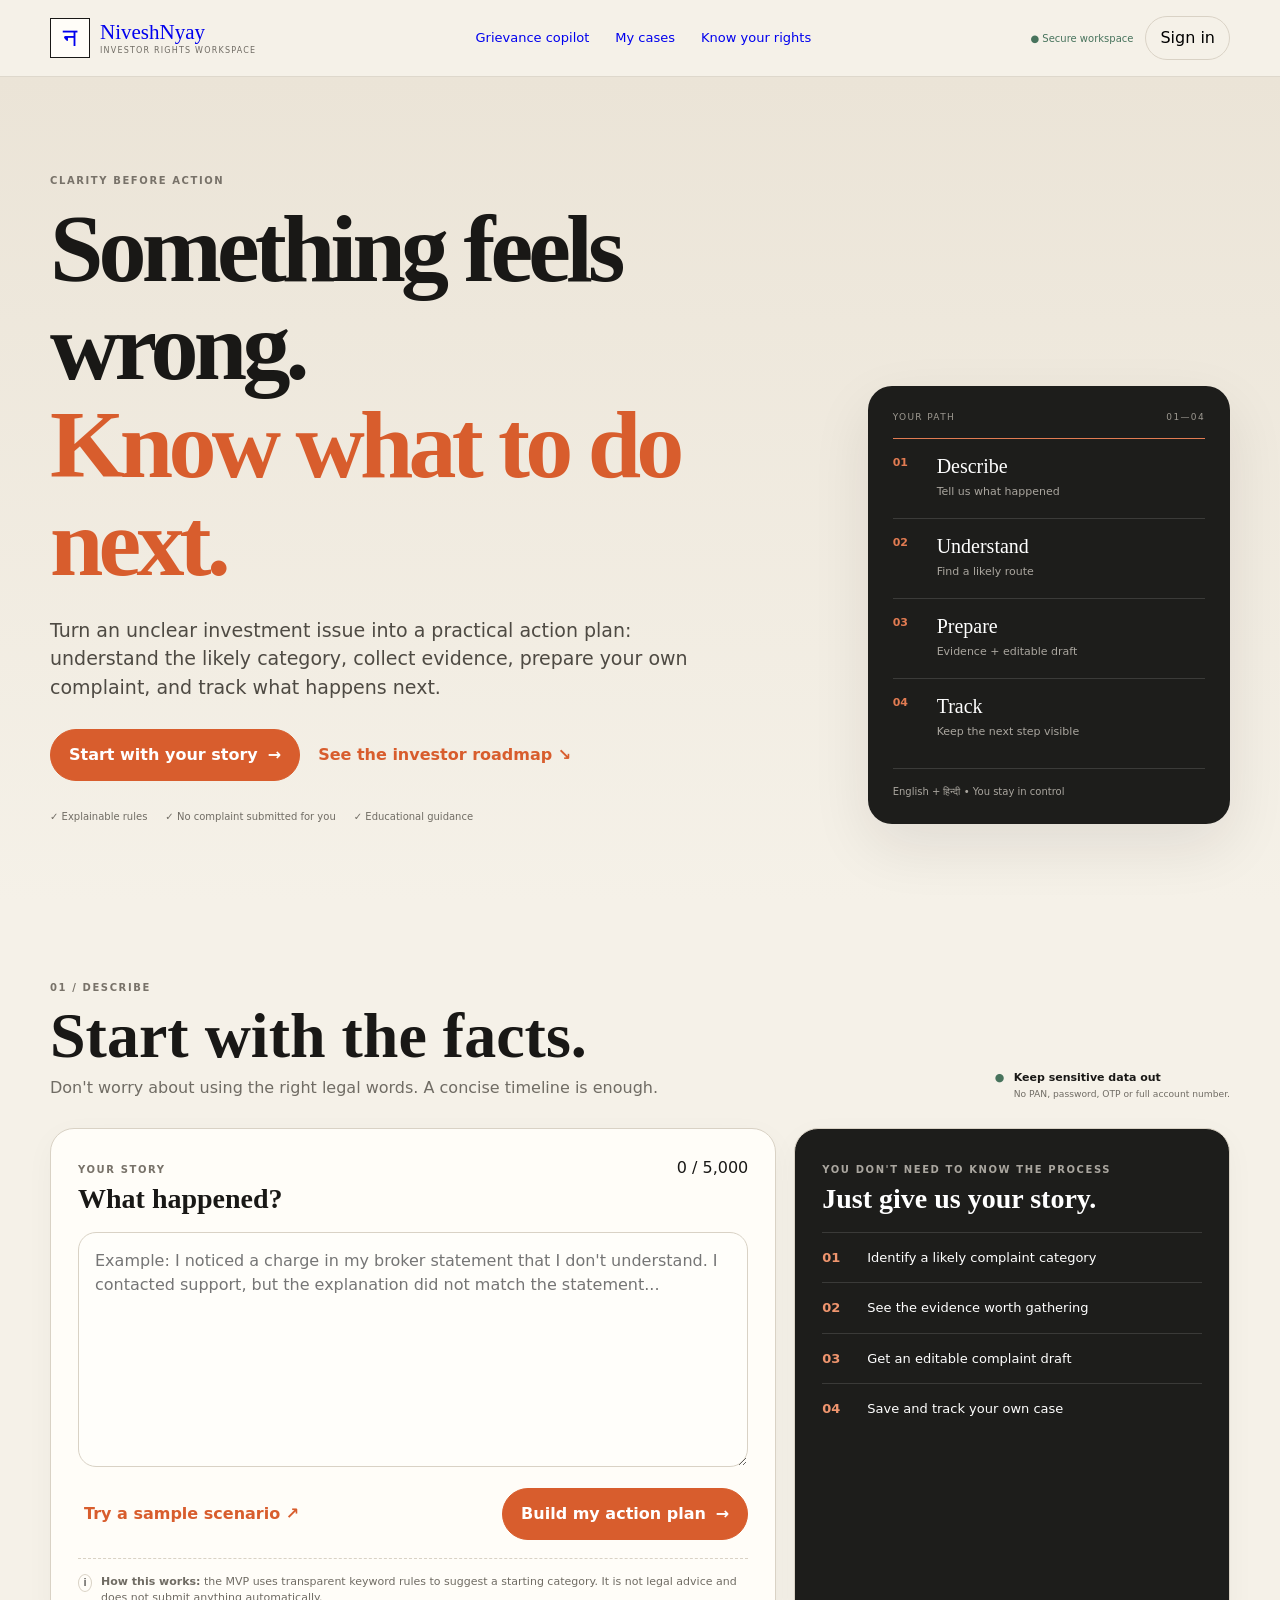
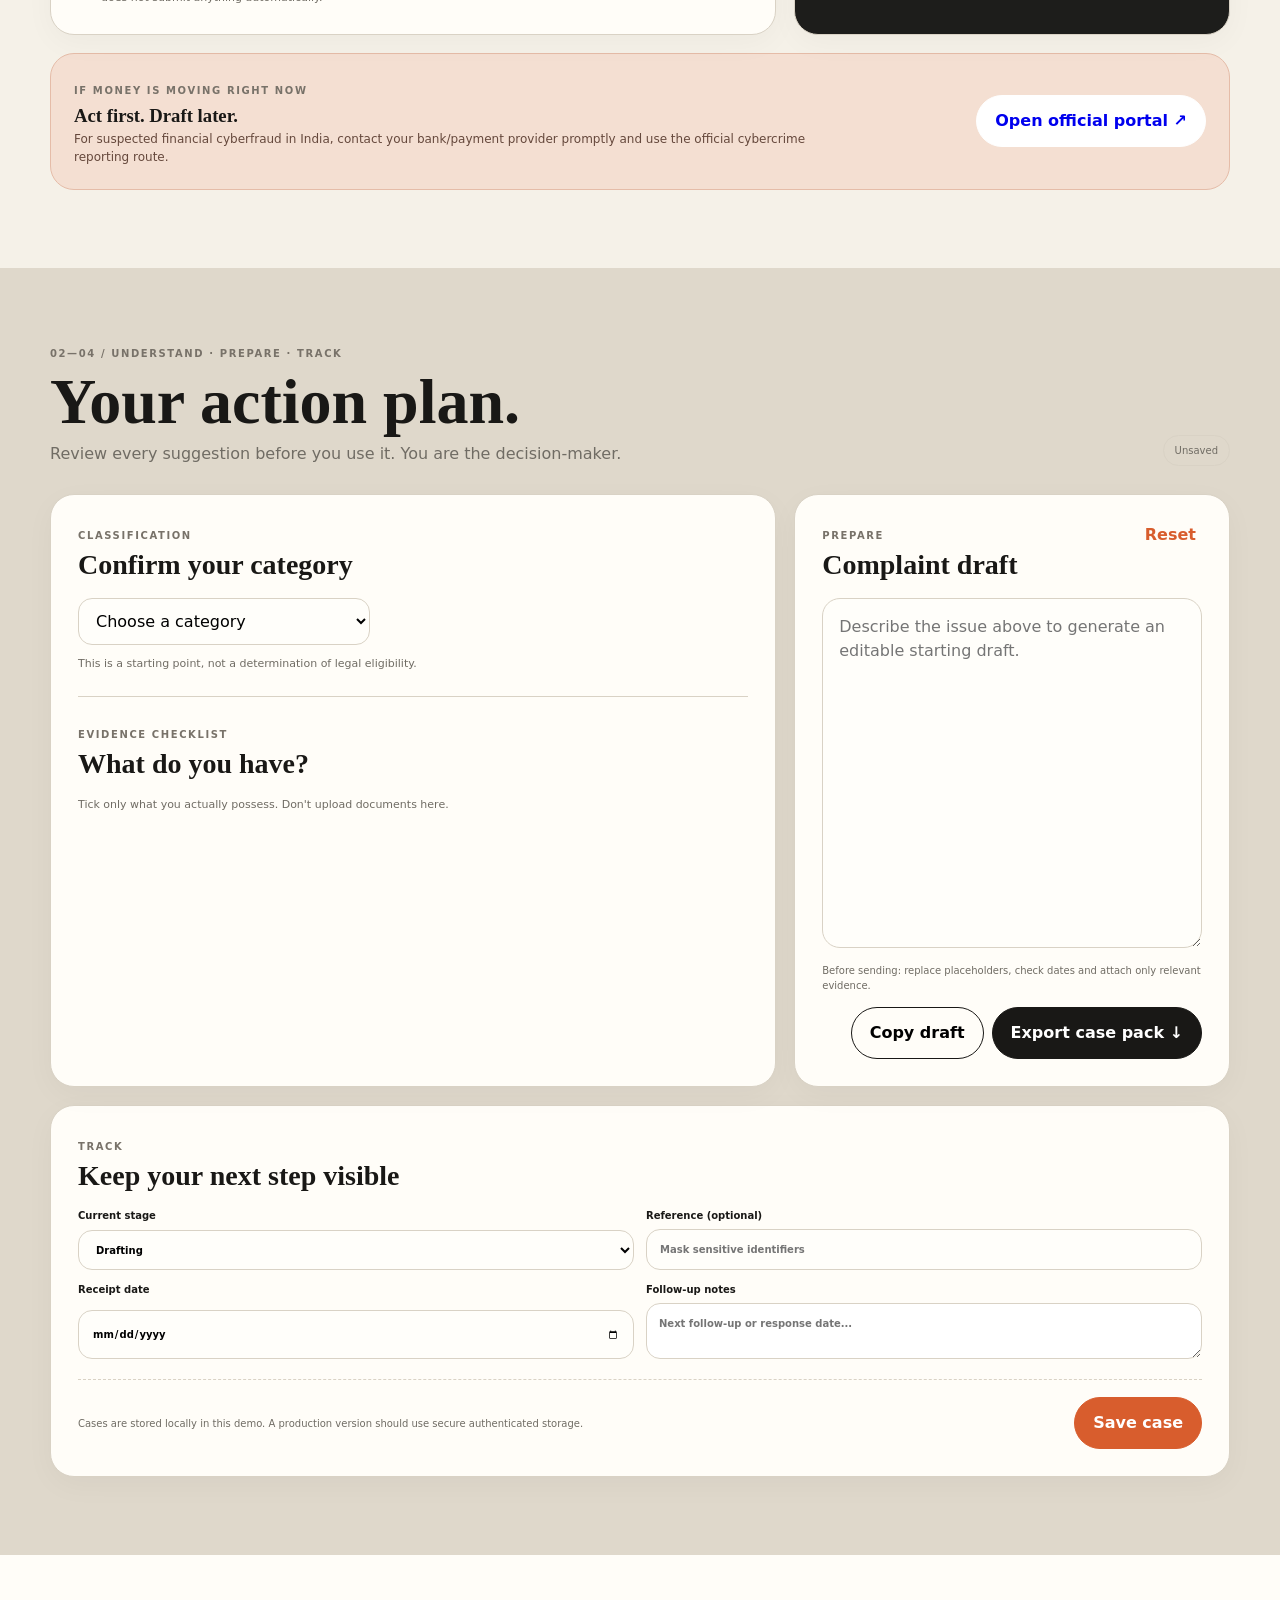
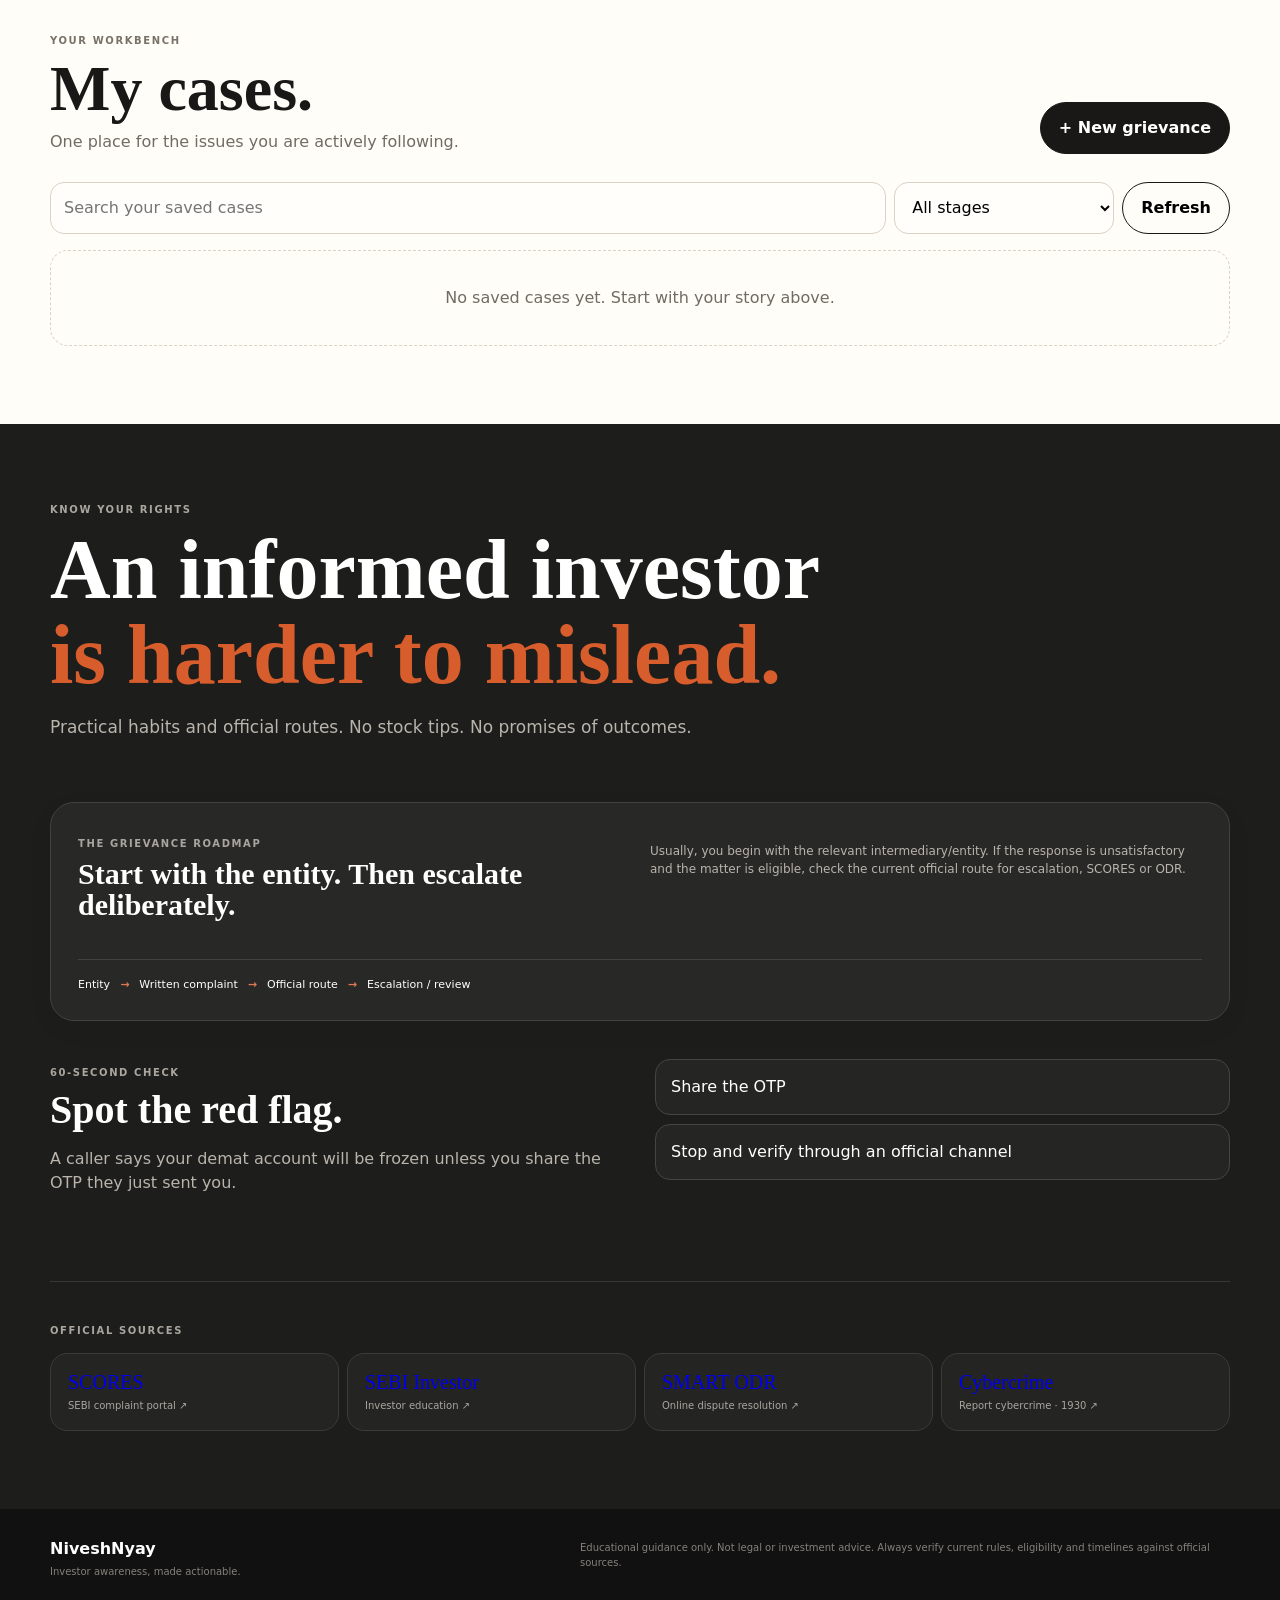
<file: index.html>
<!doctype html>
<html lang="en">
<head>
<meta charset="utf-8"><meta name="viewport" content="width=device-width,initial-scale=1">
<meta name="description" content="NiveshNyay helps investors understand a grievance, prepare evidence, draft a complaint and keep the next step visible.">
<title>NiveshNyay — Your rights. Your next step.</title>
<link rel="icon" href="assets/favicon.svg" type="image/svg+xml"><link rel="stylesheet" href="styles.css">
</head>
<body>
<a class="skip" href="#main">Skip to content</a>
<header class="nav"><div class="shell nav-inner">
<a class="brand" href="#top"><span class="mark">न</span><span><b>NiveshNyay</b><small>INVESTOR RIGHTS WORKSPACE</small></span></a>
<nav><a href="#workspace">Grievance copilot</a><a href="#cases">My cases</a><a href="#rights">Know your rights</a></nav>
<div class="nav-right"><span class="live-dot">● Secure workspace</span><button id="signInBtn" class="ghost">Sign in</button></div>
</div></header>
<main id="main">
<section id="top" class="hero"><div class="shell hero-layout"><div class="hero-main">
<div class="eyebrow">CLARITY BEFORE ACTION</div><h1>Something feels wrong.<br><i>Know what to do next.</i></h1>
<p class="hero-sub">Turn an unclear investment issue into a practical action plan: understand the likely category, collect evidence, prepare your own complaint, and track what happens next.</p>
<div class="hero-actions"><a class="btn primary" href="#workspace">Start with your story <span>→</span></a><a class="text-link" href="#rights">See the investor roadmap ↘</a></div>
<div class="trust-row"><span>✓ Explainable rules</span><span>✓ No complaint submitted for you</span><span>✓ Educational guidance</span></div>
</div><aside class="hero-card"><div class="hero-card-top"><span>YOUR PATH</span><span>01—04</span></div>
<div class="step active"><strong>01</strong><div><b>Describe</b><small>Tell us what happened</small></div></div>
<div class="step"><strong>02</strong><div><b>Understand</b><small>Find a likely route</small></div></div>
<div class="step"><strong>03</strong><div><b>Prepare</b><small>Evidence + editable draft</small></div></div>
<div class="step"><strong>04</strong><div><b>Track</b><small>Keep the next step visible</small></div></div>
<div class="card-foot">English + हिन्दी <span>•</span> You stay in control</div></aside></div></section>

<section id="workspace" class="section workspace"><div class="shell">
<div class="section-head"><div><div class="eyebrow">01 / DESCRIBE</div><h2>Start with the facts.</h2><p>Don't worry about using the right legal words. A concise timeline is enough.</p></div><div class="privacy"><span>●</span><b>Keep sensitive data out</b><small>No PAN, password, OTP or full account number.</small></div></div>
<div class="workspace-grid">
<form id="storyForm" class="panel story"><div class="panel-head"><div><span class="label">YOUR STORY</span><h3>What happened?</h3></div><span id="charCount">0 / 5,000</span></div>
<textarea id="concern" maxlength="5000" placeholder="Example: I noticed a charge in my broker statement that I don't understand. I contacted support, but the explanation did not match the statement..."></textarea>
<div class="story-bottom"><button id="sampleBtn" type="button" class="text-link">Try a sample scenario ↗</button><button class="btn primary" type="submit">Build my action plan <span>→</span></button></div>
<div class="explain"><span>i</span><p><b>How this works:</b> the MVP uses transparent keyword rules to suggest a starting category. It is not legal advice and does not submit anything automatically.</p></div></form>
<aside class="panel checklist"><span class="label">YOU DON'T NEED TO KNOW THE PROCESS</span><h3>Just give us your story.</h3>
<div class="why"><b>01</b><span>Identify a likely complaint category</span></div><div class="why"><b>02</b><span>See the evidence worth gathering</span></div><div class="why"><b>03</b><span>Get an editable complaint draft</span></div><div class="why"><b>04</b><span>Save and track your own case</span></div>
</aside></div>
<div class="fraud"><div><span class="label">IF MONEY IS MOVING RIGHT NOW</span><h3>Act first. Draft later.</h3><p>For suspected financial cyberfraud in India, contact your bank/payment provider promptly and use the official cybercrime reporting route.</p></div><a class="btn light" href="https://cybercrime.gov.in/" target="_blank" rel="noreferrer">Open official portal ↗</a></div>
</div></section>

<section class="section plan"><div class="shell"><div class="section-head"><div><div class="eyebrow">02—04 / UNDERSTAND · PREPARE · TRACK</div><h2>Your action plan.</h2><p>Review every suggestion before you use it. You are the decision-maker.</p></div><span id="draftStatus" class="status">Unsaved</span></div>
<div class="plan-grid">
<div class="panel"><div class="panel-head"><div><span class="label">CLASSIFICATION</span><h3>Confirm your category</h3></div></div><select id="category"><option value="">Choose a category</option><option>Broker / trading issue</option><option>Mutual fund / AMC issue</option><option>Demat / registrar issue</option><option>Insurance / intermediary issue</option><option>Bank / payment issue</option><option>Fraud / cybercrime</option><option>Other investor grievance</option></select><p class="hint">This is a starting point, not a determination of legal eligibility.</p>
<div class="divider"></div><span class="label">EVIDENCE CHECKLIST</span><h3>What do you have?</h3><p class="hint">Tick only what you actually possess. Don't upload documents here.</p><div id="evidenceList" class="evidence"></div></div>
<div class="panel"><div class="panel-head"><div><span class="label">PREPARE</span><h3>Complaint draft</h3></div><button id="resetDraft" class="text-link" type="button">Reset</button></div><textarea id="draft" class="draft" placeholder="Describe the issue above to generate an editable starting draft."></textarea><div class="draft-note">Before sending: replace placeholders, check dates and attach only relevant evidence.</div><div class="actions"><button id="copyDraft" class="btn outline" type="button">Copy draft</button><button id="exportCase" class="btn dark" type="button">Export case pack ↓</button></div></div></div>
<div class="panel tracker"><div class="panel-head"><div><span class="label">TRACK</span><h3>Keep your next step visible</h3></div></div><div class="track-grid"><label>Current stage<select id="stage"><option>Drafting</option><option>First written complaint</option><option>SCORES / official portal</option><option>Review / escalation</option><option>Resolved</option></select></label><label>Reference (optional)<input id="reference" placeholder="Mask sensitive identifiers"></label><label>Receipt date<input id="receiptDate" type="date"></label><label>Follow-up notes<textarea id="notes" rows="2" placeholder="Next follow-up or response date..."></textarea></label></div><div class="savebar"><p>Cases are stored locally in this demo. A production version should use secure authenticated storage.</p><button id="saveCase" class="btn primary" type="button">Save case</button></div></div>
</div></section>

<section id="cases" class="section cases"><div class="shell"><div class="case-head"><div><div class="eyebrow">YOUR WORKBENCH</div><h2>My cases.</h2><p>One place for the issues you are actively following.</p></div><button id="newCase" class="btn dark" type="button">+ New grievance</button></div><div class="case-toolbar"><input id="caseSearch" placeholder="Search your saved cases"><select id="caseFilter"><option value="all">All stages</option><option>Drafting</option><option>First written complaint</option><option>SCORES / official portal</option><option>Review / escalation</option><option>Resolved</option></select><button id="refreshCases" class="btn outline" type="button">Refresh</button></div><div id="caseList" class="case-list"></div></div></section>

<section id="rights" class="section rights"><div class="shell"><div class="rights-intro"><div class="eyebrow">KNOW YOUR RIGHTS</div><h2>An informed investor<br><i>is harder to mislead.</i></h2><p>Practical habits and official routes. No stock tips. No promises of outcomes.</p></div>
<div class="roadmap panel"><div><span class="label">THE GRIEVANCE ROADMAP</span><h3>Start with the entity. Then escalate deliberately.</h3></div><p>Usually, you begin with the relevant intermediary/entity. If the response is unsatisfactory and the matter is eligible, check the current official route for escalation, SCORES or ODR.</p><div class="route"><span>Entity</span><b>→</b><span>Written complaint</span><b>→</b><span>Official route</span><b>→</b><span>Escalation / review</span></div></div>
<div class="quiz"><div><span class="label">60-SECOND CHECK</span><h3>Spot the red flag.</h3><p>A caller says your demat account will be frozen unless you share the OTP they just sent you.</p></div><div class="quiz-buttons"><button data-answer="bad">Share the OTP</button><button data-answer="good">Stop and verify through an official channel</button><p id="quizResult" aria-live="polite"></p></div></div>
<div class="official"><span class="label">OFFICIAL SOURCES</span><div class="official-grid"><a href="https://scores.sebi.gov.in/" target="_blank" rel="noreferrer"><b>SCORES</b><span>SEBI complaint portal ↗</span></a><a href="https://investor.sebi.gov.in/" target="_blank" rel="noreferrer"><b>SEBI Investor</b><span>Investor education ↗</span></a><a href="https://smartodr.in/" target="_blank" rel="noreferrer"><b>SMART ODR</b><span>Online dispute resolution ↗</span></a><a href="https://cybercrime.gov.in/" target="_blank" rel="noreferrer"><b>Cybercrime</b><span>Report cybercrime · 1930 ↗</span></a></div></div>
</div></section>
</main>
<footer><div class="shell footer"><div><b>NiveshNyay</b><small>Investor awareness, made actionable.</small></div><p>Educational guidance only. Not legal or investment advice. Always verify current rules, eligibility and timelines against official sources.</p></div></footer>
<dialog id="signInModal"><form method="dialog" class="modal"><button class="close" value="cancel">×</button><span class="label">DEMO SIGN-IN</span><h2>Keep your cases together.</h2><p>No credentials are sent anywhere in this static preview.</p><input placeholder="Name"><input type="email" placeholder="Email"><input type="password" placeholder="Password"><button class="btn primary">Continue</button></form></dialog>
<script src="data/scenarios.js"></script><script src="app.js"></script>
</body></html>
</file>
<file: styles.css>
:root{--bg:#f5f1e8;--paper:#fffdf8;--ink:#191816;--muted:#706c64;--line:#d9d2c5;--accent:#d85d2d;--green:#47735c;--dark:#1d1d1b;--shadow:0 22px 60px rgba(30,25,18,.09);--r:24px;--shell:1180px}*{box-sizing:border-box}html{scroll-behavior:smooth}body{margin:0;background:var(--bg);color:var(--ink);font-family:Inter,ui-sans-serif,system-ui,-apple-system,BlinkMacSystemFont,"Segoe UI",sans-serif;line-height:1.5}button,input,select,textarea{font:inherit}button{cursor:pointer}.shell{width:min(var(--shell),calc(100% - 40px));margin:auto}.skip{position:absolute;left:-9999px}.skip:focus{left:12px;top:12px;background:#fff;padding:10px;z-index:100}.nav{position:sticky;top:0;z-index:20;background:rgba(245,241,232,.9);backdrop-filter:blur(16px);border-bottom:1px solid rgba(217,210,197,.8)}.nav-inner{min-height:76px;display:flex;align-items:center;justify-content:space-between;gap:20px}.brand{display:flex;gap:10px;align-items:center;text-decoration:none}.mark{display:grid;place-items:center;width:40px;height:40px;border:1px solid var(--ink);font:25px Georgia;background:var(--paper)}.brand b{display:block;font:21px Georgia}.brand small{display:block;font-size:8px;letter-spacing:.15em;color:var(--muted)}nav{display:flex;gap:26px;font-size:13px}nav a{text-decoration:none}nav a:hover{text-decoration:underline}.nav-right{display:flex;align-items:center;gap:12px}.live-dot{font-size:10px;color:var(--green)}.ghost{border:1px solid var(--line);background:transparent;border-radius:999px;padding:9px 14px}.hero{padding:96px 0 78px;background:linear-gradient(180deg,#ebe4d7,var(--bg))}.hero-layout{display:grid;grid-template-columns:1.35fr .65fr;gap:65px;align-items:end}.eyebrow,.label{font-size:10px;font-weight:900;letter-spacing:.16em;color:#787269}.hero h1,h2,h3{font-family:Georgia,serif;line-height:1.02}.hero h1{font-size:clamp(56px,8vw,96px);letter-spacing:-.05em;margin:12px 0 24px}.hero h1 i,.rights-intro h2 i{color:var(--accent);font-style:normal}.hero-sub{max-width:690px;font-size:19px;color:#4e4a43}.hero-actions{display:flex;gap:18px;align-items:center;margin:28px 0}.btn{border-radius:999px;padding:13px 18px;border:1px solid var(--ink);font-weight:800;text-decoration:none;display:inline-flex;align-items:center;justify-content:center;gap:10px}.primary{background:var(--accent);color:#fff;border-color:var(--accent)}.dark{background:var(--ink);color:#fff}.outline{background:transparent}.light{background:#fff;border-color:#fff}.text-link{border:0;background:none;color:var(--accent);font-weight:800;text-decoration:none}.text-link:hover{text-decoration:underline}.trust-row{display:flex;gap:18px;flex-wrap:wrap;font-size:10px;color:var(--muted)}.hero-card{background:var(--dark);color:#fff;padding:25px;border-radius:var(--r);box-shadow:var(--shadow)}.hero-card-top{display:flex;justify-content:space-between;color:#9d9991;font-size:9px;letter-spacing:.15em;margin-bottom:14px}.step{display:grid;grid-template-columns:34px 1fr;gap:10px;padding:16px 0;border-top:1px solid #3b3b39}.step strong{color:#e17b52;font-size:11px}.step b{display:block;font:20px Georgia}.step small{color:#aaa69f;font-size:11px}.step.active{border-top-color:#e17b52}.card-foot{border-top:1px solid #3b3b39;margin-top:10px;padding-top:15px;color:#aaa69f;font-size:10px}.section{padding:78px 0}.section-head,.case-head{display:flex;justify-content:space-between;align-items:end;gap:30px;margin-bottom:28px}.section-head h2,.case-head h2{font-size:clamp(42px,5vw,66px);margin:8px 0}.section-head p,.case-head p{color:var(--muted);margin:0}.privacy{display:grid;grid-template-columns:12px 1fr;column-gap:7px;max-width:300px;font-size:11px}.privacy>span{color:var(--green)}.privacy small{grid-column:2;color:var(--muted)}.workspace-grid,.plan-grid{display:grid;grid-template-columns:1.25fr .75fr;gap:18px}.panel{background:var(--paper);border:1px solid var(--line);border-radius:var(--r);padding:27px;box-shadow:0 8px 30px rgba(30,25,18,.035)}.panel-head{display:flex;justify-content:space-between;gap:15px;align-items:start}.panel h3{font-size:28px;margin:5px 0 18px}.story textarea,.draft{width:100%;border:1px solid var(--line);border-radius:18px;background:#fffefa;padding:16px;min-height:235px;resize:vertical;outline:none}.story textarea:focus,.draft:focus,input:focus,select:focus{border-color:#aa9d8c;box-shadow:0 0 0 3px rgba(216,93,45,.1)}.story-bottom{display:flex;align-items:center;justify-content:space-between;margin-top:14px}.explain{display:flex;gap:9px;border-top:1px dashed var(--line);margin-top:18px;padding-top:15px;color:var(--muted);font-size:11px}.explain span{display:grid;place-items:center;width:18px;height:18px;border:1px solid var(--line);border-radius:50%;color:var(--ink)}.explain p{margin:0}.checklist{background:var(--dark);color:#fff}.checklist .label{color:#aaa69f}.why{display:grid;grid-template-columns:35px 1fr;gap:10px;padding:15px 0;border-top:1px solid #3a3a38;font-size:13px}.why b{color:#ef956e}.fraud{margin-top:18px;background:#f4dfd2;border:1px solid #e5bca8;border-radius:var(--r);padding:23px;display:flex;align-items:center;justify-content:space-between;gap:25px}.fraud h3{margin:5px 0}.fraud p{margin:0;color:#65483c;font-size:12px;max-width:760px}.plan{background:#dfd8cb}.status{border:1px solid var(--line);padding:7px 11px;border-radius:999px;color:var(--muted);font-size:10px}.plan-grid{margin-bottom:18px}.hint{font-size:11px;color:var(--muted)}select,input{border:1px solid var(--line);background:#fffefa;border-radius:14px;padding:12px 13px;outline:none}.divider{height:1px;background:var(--line);margin:24px 0}.evidence{display:grid;gap:8px;margin-top:12px}.check-item{display:flex;gap:9px;border:1px solid var(--line);padding:10px;border-radius:13px;background:#fffefa;font-size:12px}.check-item input{width:auto}.draft{min-height:350px}.draft-note{font-size:10px;color:var(--muted);margin-top:8px}.actions{display:flex;justify-content:flex-end;gap:8px;margin-top:14px}.tracker{margin-top:18px}.track-grid{display:grid;grid-template-columns:1fr 1fr;gap:12px}.track-grid label{display:grid;gap:6px;font-size:10px;font-weight:800}.track-grid textarea{border:1px solid var(--line);border-radius:14px;padding:12px;resize:vertical}.savebar{display:flex;justify-content:space-between;align-items:center;gap:20px;border-top:1px dashed var(--line);margin-top:20px;padding-top:17px}.savebar p{font-size:10px;color:var(--muted);margin:0}.cases{background:#fffdf8}.case-toolbar{display:grid;grid-template-columns:1fr 220px auto;gap:8px;margin-bottom:16px}.case-list{display:grid;gap:9px}.empty{border:1px dashed var(--line);border-radius:18px;text-align:center;padding:35px;color:var(--muted)}.case-item{display:grid;grid-template-columns:1fr auto;gap:15px;border:1px solid var(--line);border-radius:18px;background:var(--paper);padding:18px}.case-meta{display:flex;gap:7px;margin-bottom:6px}.tag{background:#ece6db;color:#5f5a52;border-radius:999px;padding:4px 8px;font-size:9px;font-weight:800}.case-item h4{font:22px Georgia;margin:0 0 5px}.case-item p{font-size:11px;color:var(--muted);margin:0}.case-actions{display:flex;align-items:center;gap:8px}.rights{background:var(--dark);color:#fff}.rights .eyebrow,.rights .label{color:#aaa69f}.rights-intro{padding-bottom:45px}.rights-intro h2{font-size:clamp(52px,7vw,84px);margin:10px 0}.rights-intro p{font-size:17px;color:#b9b4ac}.roadmap{background:#282826;border-color:#41413e;color:#fff;display:grid;grid-template-columns:1fr 1fr;gap:20px}.roadmap p{color:#b9b4ac;font-size:12px}.roadmap h3{font-size:30px}.route{grid-column:1/-1;border-top:1px solid #42423f;padding-top:17px;display:flex;gap:10px;flex-wrap:wrap;align-items:center;font-size:11px}.route b{color:#dc7953}.quiz{display:grid;grid-template-columns:1fr 1fr;gap:30px;padding:38px 0;border-bottom:1px solid #383835}.quiz h3{font-size:40px;margin:7px 0}.quiz p{color:#b9b4ac}.quiz-buttons{display:grid;gap:9px}.quiz-buttons button{background:#252523;border:1px solid #454541;color:#fff;padding:15px;border-radius:15px;text-align:left}.quiz-buttons button:hover{border-color:#89857d}.quiz-buttons #quizResult{min-height:22px;font-weight:800}.official{padding-top:35px}.official-grid{display:grid;grid-template-columns:repeat(4,1fr);gap:8px;margin-top:12px}.official-grid a{background:#242422;border:1px solid #3b3b38;border-radius:17px;padding:17px;text-decoration:none;display:grid;gap:4px}.official-grid b{font:20px Georgia}.official-grid span{font-size:10px;color:#aaa69f}footer{background:#111;color:#fff}.footer{padding:28px 0;display:flex;justify-content:space-between;gap:25px}.footer div{display:grid}.footer small,.footer p{color:#85817a;font-size:10px;margin:3px 0}.footer p{max-width:650px}dialog{border:0;padding:0;background:transparent;width:min(450px,calc(100% - 24px))}dialog::backdrop{background:rgba(10,10,10,.65)}.modal{background:var(--paper);border-radius:22px;padding:28px;display:grid;gap:10px;position:relative}.modal h2{font-size:38px;margin:5px 0}.modal p{font-size:12px;color:var(--muted)}.modal input{width:100%}.close{position:absolute;right:15px;top:12px;border:0;background:none;font-size:24px}@media(max-width:900px){nav{display:none}.hero-layout,.workspace-grid,.plan-grid,.roadmap,.quiz{grid-template-columns:1fr}.hero{padding-top:65px}.section-head,.case-head{align-items:flex-start;flex-direction:column}.official-grid{grid-template-columns:1fr 1fr}.fraud{align-items:flex-start;flex-direction:column}.track-grid{grid-template-columns:1fr}.case-toolbar{grid-template-columns:1fr}.footer{flex-direction:column}}@media(max-width:560px){.shell{width:calc(100% - 24px)}.nav{position:static}.brand small,.live-dot{display:none}.hero h1{font-size:55px}.hero-sub{font-size:16px}.hero-actions,.story-bottom,.savebar{align-items:stretch;flex-direction:column}.actions{flex-direction:column}.actions .btn{width:100%}.official-grid{grid-template-columns:1fr}.panel{padding:20px}.section{padding:55px 0}}
</file>
